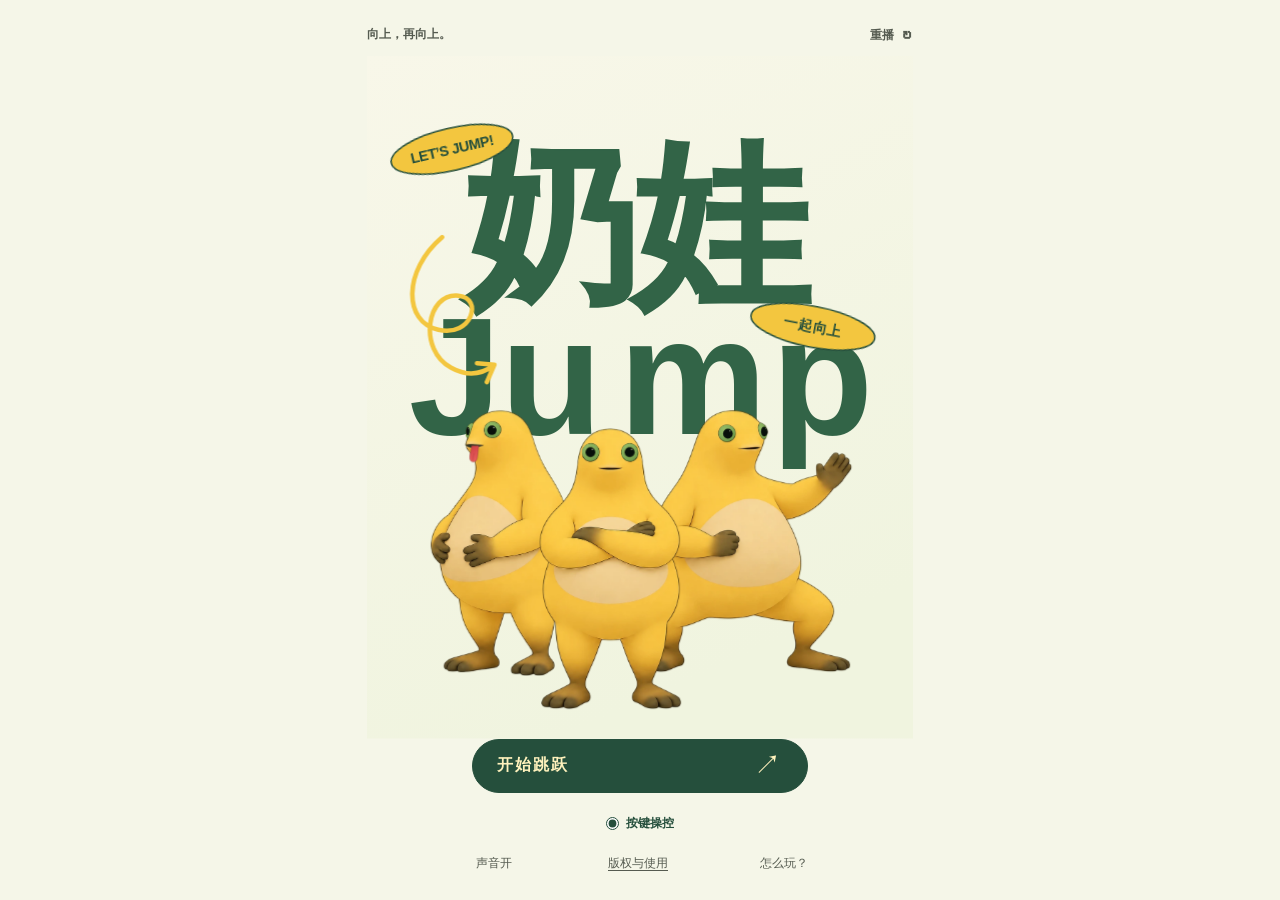
<file: index.html>
<!doctype html>
<html lang="zh-CN">
<head>
  <meta name="naiwa-release" content="f57e94d929e3868a">
  <meta charset="utf-8">
  <meta name="viewport" content="width=device-width,initial-scale=1,viewport-fit=cover">
  <meta name="theme-color" content="#f5f6e8">
  <meta name="description" content="奶娃Jump，向上，再向上。和奶娃一起开始今天的第一跳。">
  <title>奶娃Jump</title>
  <link rel="icon" type="image/svg+xml" href="./releases/f57e94d929e3868a/assets/home/favicon.svg">
  <link rel="stylesheet" href="./releases/f57e94d929e3868a/src/home.bundle.css">
</head>
<body class="home-page">
  <main id="home" class="jump-home" aria-label="奶娃Jump 游戏首页">
    <div class="home-topbar">
      <span id="home-record">向上，再向上。</span>
      <button id="replay" class="home-text-button" type="button" aria-label="重播首页动画">重播 <span aria-hidden="true">↻</span></button>
    </div>
    <section class="poster" aria-label="奶娃Jump 动态海报">
      <h1 class="sr-only">奶娃Jump</h1>
      <svg id="poster-art" viewBox="0 0 720 900" xmlns="http://www.w3.org/2000/svg" role="img" aria-labelledby="poster-title poster-description">
        <title id="poster-title">奶娃Jump</title>
        <desc id="poster-description">绿色大字下，同一个黄色奶娃从左至右做出侧身抱肚、正面抱臂、马步抬掌三个动作，人物造型依据四视图，搭配浅黄绿色背景。</desc>
        <defs>
          <linearGradient id="paper" x1="0" y1="0" x2="0.35" y2="1">
            <stop offset="0" stop-color="#f8f7e9"/><stop offset="1" stop-color="#f0f4df"/>
          </linearGradient>
          <clipPath id="jump-entry-window"><path d="M0 0h720v551H0z"/></clipPath>
        </defs>
        <path fill="url(#paper)" d="M0 0h720v900H0z"/>
        <g class="title-art" fill="#326447" aria-hidden="true">
          <g class="title-letter" data-letter="奶"><text x="125" y="305" class="title-cn">奶</text></g>
          <g class="title-letter" data-letter="娃"><text x="350" y="305" class="title-cn">娃</text></g>
          <g clip-path="url(#jump-entry-window)">
            <g class="title-letter" data-letter="J"><text x="55" y="499" class="title-en">J</text></g>
            <g class="title-letter" data-letter="u"><text x="176" y="499" class="title-en">u</text></g>
            <g class="title-letter" data-letter="m"><text x="332" y="499" class="title-en">m</text></g>
            <g class="title-letter" data-letter="p"><text x="533" y="499" class="title-en">p</text></g>
          </g>
        </g>
        <g class="sticker-wrap sticker-one" aria-hidden="true">
          <g transform="translate(112 123) rotate(-13)">
            <ellipse rx="82" ry="28" fill="#f3c63f" stroke="#254f3c" stroke-width="2"/>
            <text text-anchor="middle" dominant-baseline="central" fill="#254f3c" class="sticker-text">LET’S JUMP!</text>
          </g>
        </g>
        <g class="sticker-wrap sticker-two" aria-hidden="true">
          <g transform="translate(588 357) rotate(11)">
            <ellipse rx="83" ry="27" fill="#f3c63f" stroke="#254f3c" stroke-width="2"/>
            <text text-anchor="middle" dominant-baseline="central" fill="#254f3c" class="sticker-text sticker-chinese">一起向上</text>
          </g>
        </g>
        <g class="direction-mark" fill="none" stroke="#f3c63f" stroke-width="6" stroke-linecap="round" stroke-linejoin="round" aria-hidden="true">
          <path d="M99 239C47 283 48 351 94 361C139 371 153 319 121 316C78 311 67 388 111 411C136 425 155 417 167 408M145 405l23 2-10 23"/>
        </g>
        <g id="mascots" aria-hidden="true">
          <g id="mascot-motion">
            <g transform="translate(84 467) scale(.945945946)"><g class="mascot-slot slot-left" data-character="left" data-visible-width="194.690266"><!-- home-character:left:start --><svg xmlns="http://www.w3.org/2000/svg" width="205.815424" height="370" viewBox="76 57 440 791" data-content-bounds="76 57 440 791" role="img" aria-labelledby="left-title" overflow="hidden">
  <title id="left-title">奶娃 · 侧身抱肚</title>
  <desc>依据人物四视图生成的透明 PNG 人物图层；文字和布局可编辑，人物并非矢量路径。统一可见高度为 370。</desc>

  <defs>
    <radialGradient id="left-eye-iris" cx=".38" cy=".3" r=".78"><stop stop-color="#98bd69"/><stop offset=".6" stop-color="#80ab57"/><stop offset="1" stop-color="#6c9648"/></radialGradient>
    <linearGradient id="left-eye-lid-color" x1="0" y1="0" x2=".2" y2="1"><stop stop-color="#fcd052"/><stop offset="1" stop-color="#f4bf3e"/></linearGradient>
    <clipPath id="left-eye-far-clip"><ellipse rx="10.5" ry="23" transform="rotate(18)"/></clipPath>
    <clipPath id="left-eye-far-visible"><path d="M11.5-22.5C-2.5-22.5-13.8-3.5-11.5 9.5-11 16-9 20-6.5 22.5-3.5 17.5 6.5-10.5 11.5-22.5Z"/></clipPath>
    <clipPath id="left-eye-near-clip"><ellipse rx="24.1" ry="23.8"/></clipPath>
    <linearGradient id="left-tongue-color" x1="0" y1="0" x2=".3" y2="1"><stop stop-color="#cf3f45"/><stop offset="1" stop-color="#e85d5b"/></linearGradient>
    <clipPath id="left-tongue-clip" clipPathUnits="userSpaceOnUse"><rect x="-40" y="0" width="80" height="68"/></clipPath>
  </defs>
  <image href="./releases/f57e94d929e3868a/assets/home/mascot-left.webp" x="76" y="57" width="440" height="791" />
  <g class="mascot-eye" data-eye="left-far" data-rx="10.5" data-ry="23" data-pupil-range="1.5" transform="translate(191.5 117.5)">
    <g clip-path="url(#left-eye-far-visible)"><g clip-path="url(#left-eye-far-clip)">
      <ellipse class="eye-iris" rx="10.5" ry="23" transform="rotate(18)" fill="url(#left-eye-iris)"/>
      <g class="eye-pupil">
        <ellipse cx="-5.3" cy="2" rx="5.4" ry="12.3" fill="#08100a"/>
        <ellipse cx="-3.1399999999999997" cy="-4.888000000000001" rx="1.05" ry="1.1" fill="#f7f8dd" opacity=".7"/>
      </g>
      <g class="eye-lid" transform="translate(0 -26)">
        <path d="M-48-80H48V0Q0 3-48 0Z" fill="url(#left-eye-lid-color)"/>
        <path d="M-48 0Q0 3 48 0" fill="none" stroke="#68643a" stroke-width="1.2" stroke-linecap="round"/>
      </g>
      <path class="eye-crease" d="M-8.925 .5Q0 5 8.925 .5" fill="none" stroke="#847343" stroke-width="1.4" stroke-linecap="round" opacity="0"/>
    </g></g>
  </g>
  <g class="mascot-eye" data-eye="left-near" data-rx="24.1" data-ry="23.8" data-pupil-range="6" transform="translate(259.5 115.5)">
    <g clip-path="url(#left-eye-near-clip)">
      <ellipse class="eye-iris" rx="24.1" ry="23.8" fill="url(#left-eye-iris)"/>
      <g class="eye-pupil">
        <ellipse cx="-1.3" cy="1.3" rx="14.1" ry="14.1" fill="#08100a"/>
        <ellipse cx="4.340000000000001" cy="-6.596000000000001" rx="2.1" ry="1.7" fill="#f7f8dd" opacity=".7"/>
      </g>
      <g class="eye-lid" transform="translate(0 -26.8)">
        <path d="M-48-80H48V0Q0 3-48 0Z" fill="url(#left-eye-lid-color)"/>
        <path d="M-48 0Q0 3 48 0" fill="none" stroke="#68643a" stroke-width="1.2" stroke-linecap="round"/>
      </g>
      <path class="eye-crease" d="M-20.485 .5Q0 5 20.485 .5" fill="none" stroke="#847343" stroke-width="1.4" stroke-linecap="round" opacity="0"/>
    </g>
  </g>
  <!-- The original mouth is at source y=161; this entire expression is hidden until its cue. -->
  <g class="mouth-expression" transform="translate(206 161)" opacity="0">
    <path class="mouth-open" d="M-25 0C-12-1 8-1 24 1 13 6 2 9-9 8-17 7-22 4-25 0Z" fill="#253123"/>
    <g clip-path="url(#left-tongue-clip)">
      <g class="tongue-motion" transform="translate(0 -55)">
        <path d="M-8 2C-9 15-14 27-14 37-14 45-10 50-3 50 4 50 8 45 9 37L13 2Z" fill="url(#left-tongue-color)" stroke="#94383c" stroke-width="1.3" stroke-linejoin="round"/>
        <path d="M-.5 25C-3 32-4.5 38-4 44" fill="none" stroke="#ae3c42" stroke-width="1.2" stroke-linecap="round"/>
      </g>
    </g>
    <path class="mouth-upper-line" d="M-25 0C-12-1 8-1 24 1" fill="none" stroke="#585238" stroke-width="1.5" stroke-linecap="round"/>
  </g>
</svg>
<!-- home-character:left:end --></g></g>
            <g transform="translate(352 467) scale(.932432432)"><g class="mascot-slot slot-right" data-character="right" data-visible-width="287.047244"><!-- home-character:right:start --><svg xmlns="http://www.w3.org/2000/svg" width="307.847769" height="370" viewBox="1114 77 634 762" data-content-bounds="1114 77 634 762" role="img" aria-labelledby="right-title" overflow="hidden">
  <title id="right-title">奶娃 · 马步抬掌</title>
  <desc>依据人物四视图生成的透明 PNG 人物图层；文字和布局可编辑，人物并非矢量路径。统一可见高度为 370。</desc>

  <defs>
    <radialGradient id="right-eye-iris" cx=".38" cy=".3" r=".78"><stop stop-color="#98bd69"/><stop offset=".6" stop-color="#80ab57"/><stop offset="1" stop-color="#6c9648"/></radialGradient>
    <linearGradient id="right-eye-lid-color" x1="0" y1="0" x2=".2" y2="1"><stop stop-color="#fcd052"/><stop offset="1" stop-color="#f4bf3e"/></linearGradient>
    <clipPath id="right-eye-near-clip"><ellipse rx="24.3" ry="23.8"/></clipPath>
    <clipPath id="right-eye-far-clip"><ellipse rx="12" ry="24" transform="rotate(-16)"/></clipPath>
    <clipPath id="right-eye-far-visible"><path d="M-8.4-24.3C3.6-23.3 13.6-6.3 13.6 3.7 13.6 12.7 8.6 20.7 3.6 22.7-6.4 17.7-14.4-3.3-13.4-13.3-13.4-19.3-11.4-22.3-8.4-24.3Z"/></clipPath>
  </defs>
  <image href="./releases/f57e94d929e3868a/assets/home/mascot-right.webp" x="1114" y="77" width="634" height="762" />
  <g class="mascot-eye" data-eye="right-near" data-rx="24.3" data-ry="23.8" data-pupil-range="4" transform="translate(1384.5 144)">
    <g clip-path="url(#right-eye-near-clip)">
      <ellipse class="eye-iris" rx="24.3" ry="23.8" fill="url(#right-eye-iris)"/>
      <g class="eye-pupil">
        <ellipse cx="3.2" cy="1.6" rx="14.1" ry="14.4" fill="#08100a"/>
        <ellipse cx="8.84" cy="-6.464000000000002" rx="2.1" ry="1.7" fill="#f7f8dd" opacity=".7"/>
      </g>
      <g class="eye-lid" transform="translate(0 -26.8)">
        <path d="M-48-80H48V0Q0 3-48 0Z" fill="url(#right-eye-lid-color)"/>
        <path d="M-48 0Q0 3 48 0" fill="none" stroke="#68643a" stroke-width="1.2" stroke-linecap="round"/>
      </g>
      <path class="eye-crease" d="M-20.655 .5Q0 5 20.655 .5" fill="none" stroke="#847343" stroke-width="1.4" stroke-linecap="round" opacity="0"/>
    </g>
  </g>
  <g class="mascot-eye" data-eye="right-far" data-rx="12" data-ry="24" data-pupil-range="1.2" transform="translate(1489.4 138.3)">
    <g clip-path="url(#right-eye-far-visible)"><g clip-path="url(#right-eye-far-clip)">
      <ellipse class="eye-iris" rx="12" ry="24" transform="rotate(-16)" fill="url(#right-eye-iris)"/>
      <g class="eye-pupil">
        <ellipse cx="4.2" cy="0.7" rx="9.3" ry="14.2" fill="#08100a"/>
        <ellipse cx="7.920000000000001" cy="-7.252" rx="1.05" ry="1.1" fill="#f7f8dd" opacity=".7"/>
      </g>
      <g class="eye-lid" transform="translate(0 -27)">
        <path d="M-48-80H48V0Q0 3-48 0Z" fill="url(#right-eye-lid-color)"/>
        <path d="M-48 0Q0 3 48 0" fill="none" stroke="#68643a" stroke-width="1.2" stroke-linecap="round"/>
      </g>
      <path class="eye-crease" d="M-10.2 .5Q0 5 10.2 .5" fill="none" stroke="#847343" stroke-width="1.4" stroke-linecap="round" opacity="0"/>
    </g></g>
  </g>
</svg>
<!-- home-character:right:end --></g></g>
            <g transform="translate(227 491)"><g class="mascot-slot slot-center" data-character="center" data-visible-width="187.121019"><!-- home-character:center:start --><svg xmlns="http://www.w3.org/2000/svg" width="187.121019" height="370" viewBox="634 58 397 785" data-content-bounds="634 58 397 785" role="img" aria-labelledby="center-title" overflow="hidden">
  <title id="center-title">奶娃 · 正面抱臂</title>
  <desc>依据人物四视图生成的透明 PNG 人物图层；文字和布局可编辑，人物并非矢量路径。统一可见高度为 370。</desc>

  <defs>
    <radialGradient id="center-eye-iris" cx=".38" cy=".3" r=".78"><stop stop-color="#98bd69"/><stop offset=".6" stop-color="#80ab57"/><stop offset="1" stop-color="#6c9648"/></radialGradient>
    <linearGradient id="center-eye-lid-color" x1="0" y1="0" x2=".2" y2="1"><stop stop-color="#fcd052"/><stop offset="1" stop-color="#f4bf3e"/></linearGradient>
    <clipPath id="center-eye-left-clip"><ellipse rx="23.4" ry="24.5"/></clipPath>
    <clipPath id="center-eye-right-clip"><ellipse rx="23.4" ry="24.5"/></clipPath>
  </defs>
  <image href="./releases/f57e94d929e3868a/assets/home/mascot-center.webp" x="634" y="58" width="397" height="785" />
  <g class="mascot-eye" data-eye="center-left" data-rx="23.4" data-ry="24.5" data-pupil-range="6" transform="translate(777.5 124.5)">
    <g clip-path="url(#center-eye-left-clip)">
      <ellipse class="eye-iris" rx="23.4" ry="24.5" fill="url(#center-eye-iris)"/>
      <g class="eye-pupil">
        <ellipse cx="0" cy="2.6" rx="13.8" ry="14.2" fill="#08100a"/>
        <ellipse cx="5.5200000000000005" cy="-5.352" rx="2.1" ry="1.7" fill="#f7f8dd" opacity=".7"/>
      </g>
      <g class="eye-lid" transform="translate(0 -27.5)">
        <path d="M-48-80H48V0Q0 3-48 0Z" fill="url(#center-eye-lid-color)"/>
        <path d="M-48 0Q0 3 48 0" fill="none" stroke="#68643a" stroke-width="1.2" stroke-linecap="round"/>
      </g>
      <path class="eye-crease" d="M-19.89 .5Q0 5 19.89 .5" fill="none" stroke="#847343" stroke-width="1.4" stroke-linecap="round" opacity="0"/>
    </g>
  </g>
  <g class="mascot-eye" data-eye="center-right" data-rx="23.4" data-ry="24.5" data-pupil-range="6" transform="translate(887 124.5)">
    <g clip-path="url(#center-eye-right-clip)">
      <ellipse class="eye-iris" rx="23.4" ry="24.5" fill="url(#center-eye-iris)"/>
      <g class="eye-pupil">
        <ellipse cx="0.2" cy="2.6" rx="14.1" ry="14.2" fill="#08100a"/>
        <ellipse cx="5.840000000000001" cy="-5.352" rx="2.1" ry="1.7" fill="#f7f8dd" opacity=".7"/>
      </g>
      <g class="eye-lid" transform="translate(0 -27.5)">
        <path d="M-48-80H48V0Q0 3-48 0Z" fill="url(#center-eye-lid-color)"/>
        <path d="M-48 0Q0 3 48 0" fill="none" stroke="#68643a" stroke-width="1.2" stroke-linecap="round"/>
      </g>
      <path class="eye-crease" d="M-19.89 .5Q0 5 19.89 .5" fill="none" stroke="#847343" stroke-width="1.4" stroke-linecap="round" opacity="0"/>
    </g>
  </g>
</svg>
<!-- home-character:center:end --></g></g>
          </g>
        </g>
      </svg>
      <div id="art-error" class="home-error" role="status" hidden>部分角色图片暂未加载。<button id="retry-art" class="home-text-button" type="button">重新加载</button></div>
    </section>
    <div class="home-actions">
      <button id="start-jump" class="home-start" type="button"><span>开始跳跃</span><span aria-hidden="true">↗</span></button>
      <fieldset class="home-modes" aria-label="选择操控方式">
        <legend class="sr-only">选择操控方式</legend>
        <label><input type="radio" name="home-mode" value="buttons" checked><span>按键操控</span></label>
        <!-- Tilt entry is retained for later development; restore hidden/disabled together. -->
        <label hidden><input type="radio" name="home-mode" value="tilt" disabled><span>倾斜操控</span></label>
      </fieldset>
      <div class="home-bottom">
        <button id="sound-toggle" class="home-text-button" type="button" aria-pressed="true">声音开</button>
        <a class="home-text-button" href="./copyright.html" style="display:inline-flex;align-items:center;text-underline-offset:3px">版权与使用</a>
        <button id="how-to" class="home-text-button" type="button" aria-expanded="false" aria-controls="home-help">怎么玩？</button>
      </div>
      <p id="home-help" class="home-help" hidden>奶娃会自动跳跃。电脑用 A / D 或左右方向键；手机按住左右按钮。</p>
      <p id="home-status" class="home-status" role="status" aria-live="polite"></p>
    </div>
  </main>
  <section id="game-shell" class="home-game-shell" aria-label="奶娃跳跃游戏" hidden>
    <div id="game-host" hidden></div>
    <button id="game-back" class="home-game-back" type="button">返回首页</button>
  </section>
  <noscript><p class="home-noscript">请启用 JavaScript 以播放动画和开始游戏。</p></noscript>
  <script type="module" src="./releases/f57e94d929e3868a/src/home.bundle.js"></script>
</body>
</html>
</file>
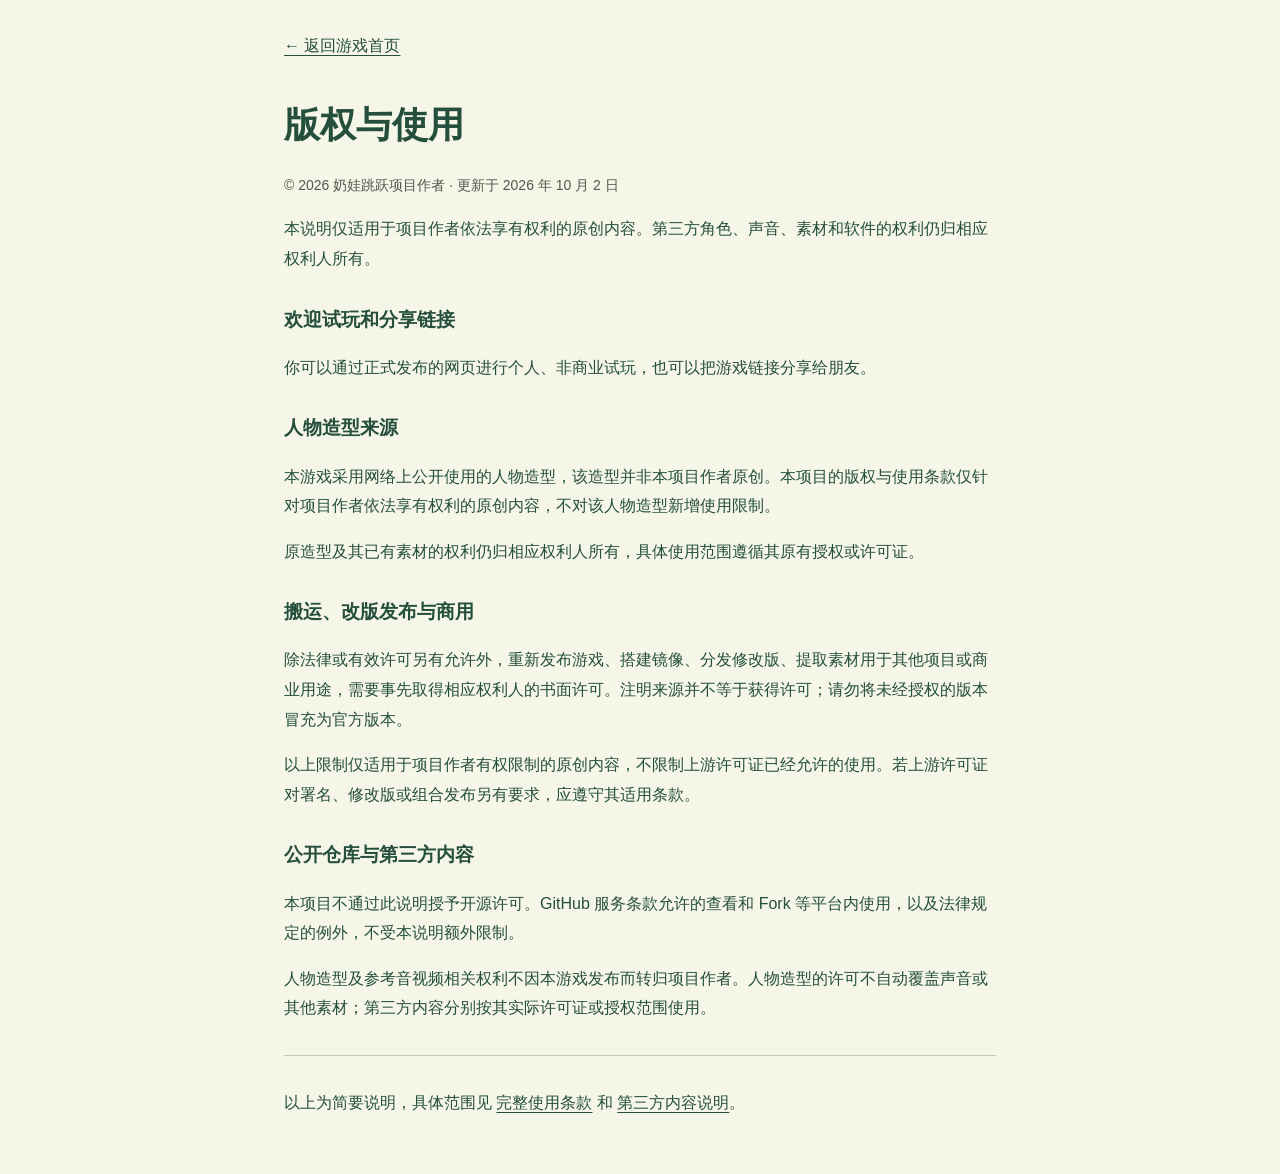
<file: copyright.html>
<!doctype html>
<html lang="zh-CN">
<head>
  <meta charset="utf-8">
  <meta name="viewport" content="width=device-width,initial-scale=1,viewport-fit=cover">
  <meta name="theme-color" content="#f5f6e8">
  <title>版权与使用 · 奶娃跳跃</title>
  <style>
    :root { color-scheme: light; }
    * { box-sizing: border-box; }
    body { margin: 0; background: #f5f6e8; color: #254f3c; font: 16px/1.85 "Microsoft YaHei", "PingFang SC", sans-serif; }
    main { max-width: 760px; margin: auto; padding: max(24px, env(safe-area-inset-top)) 24px max(40px, env(safe-area-inset-bottom)); }
    h1 { margin: 24px 0 8px; font-size: clamp(26px, 5vw, 36px); }
    h2 { margin-top: 28px; font-size: 19px; }
    a { color: #254f3c; text-underline-offset: 4px; overflow-wrap: anywhere; }
    a:focus-visible { outline: 2px solid #326447; outline-offset: 5px; }
    .back { display: inline-flex; align-items: center; min-height: 44px; }
    .meta { font-size: 14px; color: #52584d; }
    footer { margin-top: 32px; padding-top: 16px; border-top: 1px solid #bdc9b9; }
  </style>
</head>
<body>
  <main>
    <a class="back" href="./index.html">← 返回游戏首页</a>
    <h1>版权与使用</h1>
    <p class="meta">© 2026 奶娃跳跃项目作者 · 更新于 2026 年 10 月 2 日</p>
    <p>本说明仅适用于项目作者依法享有权利的原创内容。第三方角色、声音、素材和软件的权利仍归相应权利人所有。</p>
    <h2>欢迎试玩和分享链接</h2>
    <p>你可以通过正式发布的网页进行个人、非商业试玩，也可以把游戏链接分享给朋友。</p>
    <h2>人物造型来源</h2>
    <p>本游戏采用网络上公开使用的人物造型，该造型并非本项目作者原创。本项目的版权与使用条款仅针对项目作者依法享有权利的原创内容，不对该人物造型新增使用限制。</p>
    <p>原造型及其已有素材的权利仍归相应权利人所有，具体使用范围遵循其原有授权或许可证。</p>
    <h2>搬运、改版发布与商用</h2>
    <p>除法律或有效许可另有允许外，重新发布游戏、搭建镜像、分发修改版、提取素材用于其他项目或商业用途，需要事先取得相应权利人的书面许可。注明来源并不等于获得许可；请勿将未经授权的版本冒充为官方版本。</p>
    <p>以上限制仅适用于项目作者有权限制的原创内容，不限制上游许可证已经允许的使用。若上游许可证对署名、修改版或组合发布另有要求，应遵守其适用条款。</p>
    <h2>公开仓库与第三方内容</h2>
    <p>本项目不通过此说明授予开源许可。GitHub 服务条款允许的查看和 Fork 等平台内使用，以及法律规定的例外，不受本说明额外限制。</p>
    <p>人物造型及参考音视频相关权利不因本游戏发布而转归项目作者。人物造型的许可不自动覆盖声音或其他素材；第三方内容分别按其实际许可证或授权范围使用。</p>
    <footer>
      <p>以上为简要说明，具体范围见 <a href="./LICENSE.txt">完整使用条款</a> 和 <a href="./THIRD_PARTY_NOTICES.txt">第三方内容说明</a>。</p>
    </footer>
  </main>
</body>
</html>
</file>
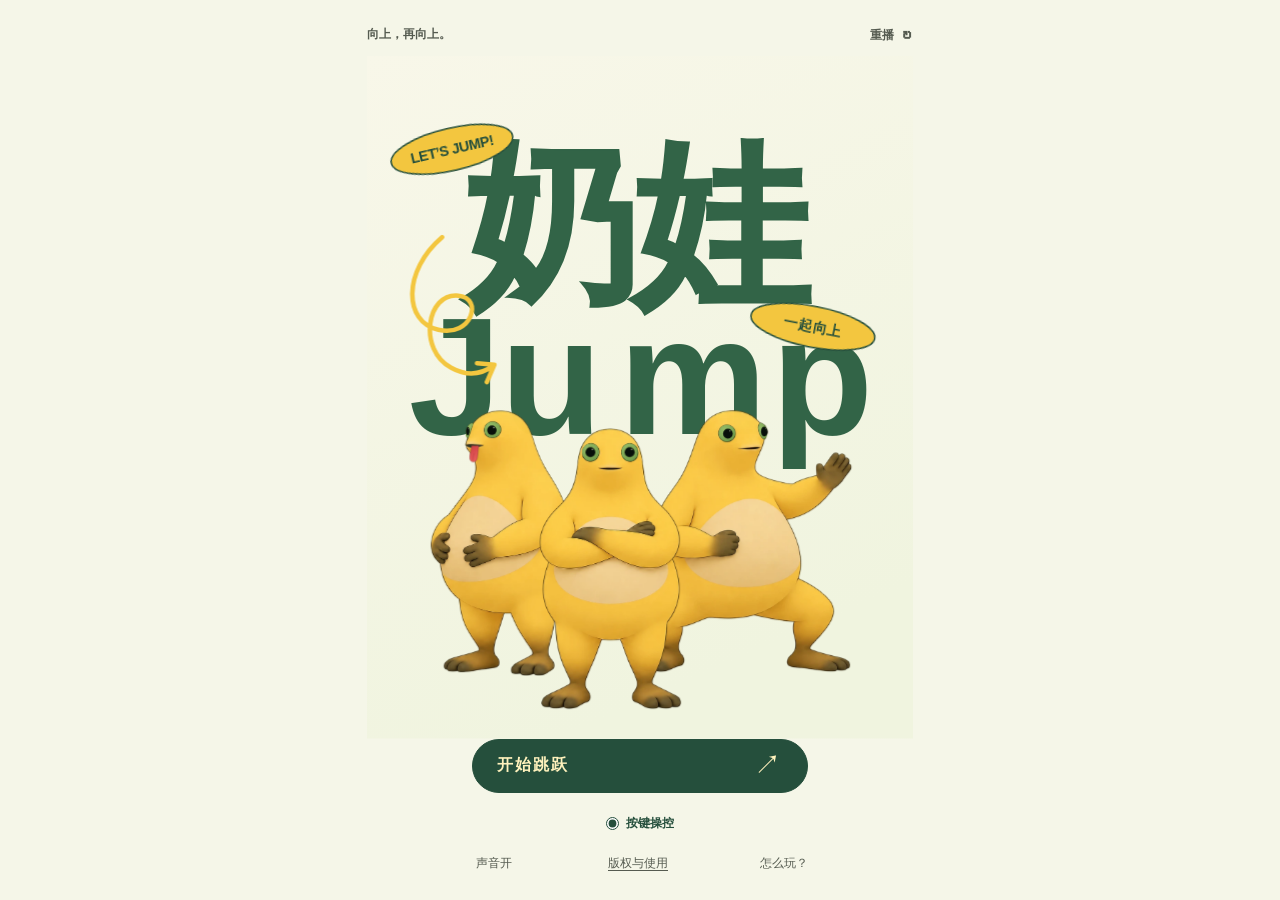
<file: play.html>
<!doctype html>
<html lang="zh-CN">
<head>
  <meta name="naiwa-release" content="f57e94d929e3868a">
  <meta charset="UTF-8">
  <meta name="viewport" content="width=device-width, initial-scale=1, viewport-fit=cover">
  <meta name="theme-color" content="#f5f6e8">
  <meta name="description" content="奶娃Jump，向上，再向上。">
  <title>奶娃Jump</title>
  <link rel="icon" type="image/svg+xml" href="./releases/f57e94d929e3868a/assets/home/favicon.svg">
</head>
<body>
  <p>正在进入奶娃Jump… <a href="./index.html">打开游戏首页</a></p>
  <noscript><p>请启用 JavaScript 以播放首页动画和开始游戏。</p></noscript>
  <script type="module" src="./releases/f57e94d929e3868a/src/entry-redirect.js"></script>
</body>
</html>
</file>
<file: releases/f57e94d929e3868a/src/home.bundle.css>
@charset "UTF-8";.naiwa{font-family:Microsoft YaHei,PingFang SC,system-ui,sans-serif;font-synthesis:none;font-size:16px;font-weight:400;-webkit-tap-highlight-color:transparent}.naiwa,.naiwa *{box-sizing:border-box}.naiwa button,.naiwa input{font:inherit}.naiwa button{cursor:pointer;touch-action:manipulation;user-select:none;-webkit-user-select:none;-webkit-touch-callout:none}.naiwa button:disabled{cursor:default;opacity:.55}.naiwa button:focus-visible,.naiwa input:focus-visible{outline:3px solid #d58348;outline-offset:3px}.naiwa button:active:not(:disabled){transform:translateY(2px)}.naiwa[hidden],.naiwa [hidden]{display:none!important}.naiwa .build-version{margin:14px 0 0;text-align:center;font-size:11px;line-height:1.5;color:#738b79}.naiwa{width:min(100%,430px);height:100dvh;max-height:920px;outline:none;position:relative;color:#263f3d}.naiwa .game-frame{height:100%;display:flex;flex-direction:column;overflow:hidden;background:#f8f6e9;position:relative}.naiwa .brand-bar{height:58px;min-height:58px;padding:0 22px;display:flex;align-items:center;justify-content:space-between;border-bottom:1px solid #263f3d18;background:#faf8ed;z-index:1}.naiwa .wordmark{font-size:19px;letter-spacing:2px;font-weight:900;display:flex;align-items:center;gap:8px}.naiwa .brand-star{font-size:27px;line-height:1;color:#ad653d}.naiwa .edition{font-size:10px;letter-spacing:2px;color:#708078}.naiwa .playfield{position:relative;flex:1;min-height:0;overflow:hidden}.naiwa .playfield canvas{display:block;width:100%;height:100%;touch-action:none}.naiwa .hud{position:absolute;inset:20px 22px auto;display:flex;justify-content:space-between;pointer-events:none}.naiwa .height{display:flex;flex-direction:column}.naiwa .height>span{font-size:10px;letter-spacing:2px;color:#6e8478}.naiwa .height strong{font-family:ui-rounded,Arial Rounded MT Bold,system-ui,sans-serif;font-size:38px;line-height:1.2;letter-spacing:-1.8px;font-weight:850;font-variant-numeric:tabular-nums}.naiwa .height .difficulty-label{margin-top:3px;font-size:10px;letter-spacing:1px;font-weight:700;color:#526e52}.naiwa .height .difficulty-label[data-stage="2"]{color:#926221}.naiwa .height .difficulty-label[data-stage="3"],.naiwa .height .difficulty-label[data-stage="4"]{color:#a04b44}.naiwa .height small{font-size:15px;letter-spacing:0;margin-left:5px;color:#6e8478;font-weight:500}.naiwa .pause-button{pointer-events:auto;border:1.5px solid #263f3d;background:#fffdf1dd;color:#263f3d;border-radius:50%;height:44px;width:44px;font-size:22px;font-weight:700;box-shadow:0 3px #263f3d12}.naiwa .control-bar{min-height:94px;padding:14px 22px max(14px,env(safe-area-inset-bottom));display:flex;justify-content:space-between;align-items:center;border-top:1px solid #263f3d1a;background:#faf8ed;gap:10px}.naiwa .direction-button{width:86px;height:61px;flex-shrink:0;border:1.5px solid #263f3d;border-radius:18px;background:#fffdf1;box-shadow:0 4px #bdc9b5;font-size:34px;line-height:1;color:#263f3d;touch-action:none;transition:background 70ms,box-shadow 70ms}.naiwa .direction-button.held{background:#f6d75d;box-shadow:none}.naiwa .direction-button:disabled{opacity:.28}.naiwa .control-caption{text-align:center;line-height:1.8;white-space:nowrap}.naiwa .control-caption strong{display:block;font-size:12px;letter-spacing:2px}.naiwa .control-caption span{font-size:10px;color:#7a887b}.naiwa .control-bar[data-mode=tilt] [data-direction]{display:none}.naiwa .control-bar[data-mode=tilt]{justify-content:center}.naiwa .overlay{position:absolute;inset:0;background:#f4f5eacd;display:flex;align-items:center;justify-content:center;padding:18px;overflow:auto;overscroll-behavior:contain;z-index:5}.naiwa .panel{width:100%;max-width:355px;max-height:100%;overflow:auto;padding:25px 22px;background:#fffdf3;border:1.5px solid #263f3d;border-radius:23px;box-shadow:0 7px #263f3d12;scrollbar-width:thin}.naiwa .panel-kicker{font-size:11px;letter-spacing:2px;margin:0 0 10px;color:#798775}.naiwa .panel h1,.naiwa .panel h2{font-size:26px;line-height:1.35;letter-spacing:-1px;margin:0 0 9px;font-weight:850}.naiwa .panel-intro{font-size:12px;line-height:1.7;color:#748275;margin:0 0 23px}.naiwa .mode-options{display:grid;gap:10px;margin:18px 0 20px}.naiwa .mode-card{width:100%;display:grid;grid-template-columns:29px 1fr 17px;gap:10px;align-items:center;text-align:left;background:transparent;color:#263f3d;border:1.5px solid #d9dfcc;border-radius:13px;padding:14px 12px;min-height:86px}.naiwa .mode-card.selected{background:#f0f3de;border-color:#4b6650;box-shadow:inset 0 0 0 .5px #4b6650}.naiwa .mode-card strong{display:block;font-size:14px;margin-bottom:5px}.naiwa .mode-card small{display:block;font-size:11px;line-height:1.65;color:#6b7b6d}.naiwa .mode-symbol{font-size:30px;color:#526e52}.naiwa .mode-symbol.arrows{font-size:32px}.naiwa .selection{width:17px;height:17px;border:1px solid #a7b69d;border-radius:50%;font-size:12px;line-height:16px;text-align:center}.naiwa .selected .selection{background:#526e52;border-color:#526e52;color:#fffdf1}.naiwa .primary{width:100%;padding:16px 17px;min-height:52px;display:flex;justify-content:space-between;align-items:center;border:1.5px solid #263f3d;border-radius:12px;background:#f6d75d;color:#263f3d;font-size:15px;font-weight:750;box-shadow:0 4px #d9bc4b;gap:8px}.naiwa .primary>span{font-size:20px;line-height:1}.naiwa .best-line{font-size:11px;color:#7a887b;display:flex;justify-content:center;gap:10px;margin:19px 0 0}.naiwa .best-line strong{font-weight:700;color:#526951}.naiwa .button-row{display:flex;gap:9px;margin-top:15px}.naiwa .secondary{padding:12px 8px;min-height:44px;flex:1;border:1px solid #d9dfcc;background:transparent;border-radius:11px;color:#526951;font-size:12px}.naiwa .secondary.full{width:100%;margin-top:14px}.naiwa .notice{font-size:12px;line-height:1.7;padding:10px 12px;background:#edf1e0;border-radius:9px;margin:10px 0 16px;overflow-wrap:anywhere}.naiwa .notice.error{background:#f8e8e1;color:#78452e}.naiwa .text-button{background:none;border:0;padding:8px 0;color:#526951;text-decoration:underline;text-underline-offset:3px;font-size:12px;min-height:40px;display:block}.naiwa .notice.error .text-button{color:#78452e;font-weight:700}.naiwa .sound-settings{display:flex;gap:25px;margin:12px 0 21px}.naiwa .sound-settings label{position:relative;font-size:12px;display:flex;gap:10px;align-items:center;cursor:pointer;min-height:32px}.naiwa .sound-settings input{position:absolute;right:0;width:35px;height:24px;opacity:0;cursor:pointer}.naiwa .switch{width:34px;height:20px;border-radius:15px;background:#d9dfcc;padding:3px;pointer-events:none}.naiwa .switch:before{content:"";display:block;width:14px;height:14px;border-radius:50%;background:#fffdf3}.naiwa .sound-settings input:checked+.switch{background:#526e52}.naiwa .sound-settings input:checked+.switch:before{transform:translate(14px)}.naiwa .sound-settings input:focus-visible+.switch{outline:3px solid #d58348;outline-offset:3px}.naiwa .setting-label{display:flex;justify-content:space-between;font-size:12px}.naiwa .tilt-settings input{width:100%;accent-color:#526e52;font-size:16px;height:30px}.naiwa .tilt-settings .text-button{padding-top:0}.naiwa .result-label{font-size:12px;margin:25px 0 0;color:#748275}.naiwa .result-score{font-family:ui-rounded,system-ui,sans-serif;font-weight:850;font-size:76px;line-height:1.3;letter-spacing:-4px;font-variant-numeric:tabular-nums}.naiwa .result-score span{font-size:22px;letter-spacing:0;margin-left:8px;font-weight:500;color:#748275}.naiwa .result-best{display:flex;justify-content:space-between;font-size:12px;color:#748275;padding:13px 0 22px;margin:0 0 12px;border-bottom:1px dashed #c9d1bc}.naiwa .result-best strong{color:#526951}.naiwa .hint{position:absolute;bottom:26px;left:50%;transform:translate(-50%);white-space:nowrap;font-size:12px;line-height:1.6;background:#263f3dee;color:#fffdf1;padding:11px 17px;border-radius:30px;pointer-events:none;z-index:3;max-width:calc(100% - 22px)}.naiwa .orientation-cover{position:absolute;inset:0;z-index:20;background:#f9f7e9;display:flex;flex-direction:column;justify-content:center;align-items:center;text-align:center;padding:20px}.naiwa .orientation-cover>span{font-size:55px}.naiwa .orientation-cover h2{font-size:22px;margin:10px 0}.naiwa .orientation-cover p{font-size:13px;color:#748275;line-height:1.8}.naiwa .height{background:#f7f8edef;border-radius:13px;padding:9px 12px;margin:-9px -12px 0;box-shadow:0 1px #263f3d09}@media(hover:hover)and (pointer:fine){.naiwa .mode-card:hover,.naiwa .secondary:hover{background:#f0f3de}.naiwa .primary:hover{background:#ffe375}.naiwa .pause-button:hover{background:#f6d75d}}@media(min-width:600px)and (min-height:760px){.naiwa{height:calc(100dvh - 48px);max-height:870px}.naiwa .game-frame{border-radius:24px;border:1px solid #ffffff38;box-shadow:0 22px 70px #0e201f66}}@media(pointer:coarse){.naiwa .brand-bar{height:calc(51px + env(safe-area-inset-top));min-height:calc(51px + env(safe-area-inset-top));padding-top:env(safe-area-inset-top)}.naiwa{max-height:none}.naiwa .game-frame{border-radius:0}}@media(max-height:700px){.naiwa .brand-bar{height:45px;min-height:45px}.naiwa .control-bar{min-height:76px;padding-top:9px;padding-bottom:max(9px,env(safe-area-inset-bottom))}.naiwa .direction-button{height:51px;width:76px}.naiwa .panel{padding:18px}.naiwa .mode-options{margin:12px 0;gap:7px}.naiwa .mode-card{padding:10px;min-height:71px}.naiwa .panel-intro{margin-bottom:14px}.naiwa .panel h1,.naiwa .panel h2{font-size:23px}.naiwa .panel-kicker{margin-bottom:6px}.naiwa .primary{padding:12px;min-height:47px}.naiwa .sound-settings{margin:7px 0 12px}}@media(prefers-reduced-motion:reduce){.naiwa *,.naiwa *:before,.naiwa *:after{transition:none!important;scroll-behavior:auto!important}}.naiwa .result-character{display:block;width:66px;height:88px;object-fit:contain;margin:-10px auto -8px}.naiwa{--world-accent: #acc09b;color:#194734}.naiwa .game-frame{background:#f8f7ec}.naiwa button:focus-visible,.naiwa input:focus-visible,.naiwa .sound-settings input:focus-visible+.switch{outline-color:#c59327}.naiwa .brand-bar{height:48px;min-height:48px;padding:0 18px;background:#faf9ef;color:#194734;border-bottom:1px solid #31534010}.naiwa .wordmark{font-size:18px;letter-spacing:.5px;gap:7px}.naiwa .brand-star{font-size:22px;color:#c9a741}.naiwa .edition{color:#617367;font-size:10px;letter-spacing:1px}.naiwa .hud{inset:14px 16px auto;align-items:flex-start}.naiwa .height{position:relative;margin:0;padding:8px 11px 9px;min-width:108px;background:#fcfbf0f5;color:#194734;border:1px solid #fffef7b3;border-radius:13px;box-shadow:0 3px 12px #2544300c}.naiwa .height>span:first-child{position:absolute;width:1px;height:1px;overflow:hidden;clip-path:inset(50%);white-space:nowrap}.naiwa .height strong{font-size:30px;line-height:1.1;letter-spacing:-1px}.naiwa .height small{color:#194734;font-size:15px;font-weight:700;margin-left:4px}.naiwa .height .world-label{margin-top:4px;color:#314c3d;font-size:11px;line-height:1.25;letter-spacing:.5px;font-weight:700}.naiwa .height .difficulty-label,.naiwa .height .difficulty-label[data-stage]{margin-top:4px;color:#5f7165;font-size:9px;line-height:1.25;font-weight:400;letter-spacing:.5px}.naiwa .height .difficulty-label:before{content:"难度 · "}.naiwa .world-stops{display:flex;align-items:center;gap:4px;margin-top:5px}.naiwa .world-stops i{display:block;width:8px;height:3px;border-radius:2px;background:#dbe1d2}.naiwa .world-stops i.reached{background:#708d69}.naiwa .world-stops i.current{width:15px;background:#24523e}.naiwa .pause-button{display:grid;place-items:center;position:relative;padding:0;background:#214e3e;color:#faf9eb;border:1.5px solid #fffef0;border-radius:50%;height:44px;width:44px;line-height:1;font-size:0;box-shadow:0 2px 9px #1b382b1a}.naiwa .pause-button:before,.naiwa .pause-button:after{content:"";position:absolute;top:50%;transform:translateY(-50%);width:5px;height:18px;border-radius:3px;background:currentColor}.naiwa .pause-button:before{left:13px}.naiwa .pause-button:after{right:13px}.naiwa .control-bar{min-height:86px;padding:12px 18px max(12px,env(safe-area-inset-bottom));gap:8px;color:#254638;border-top:1px solid #31534010;background:#faf9ef}.naiwa .control-caption{min-width:0;line-height:1.7}.naiwa .control-caption strong{font-size:12px;letter-spacing:.5px}.naiwa .control-caption span{color:#657468;font-size:9px}.naiwa .direction-button{width:86px;height:56px;border:1px solid #174332;border-radius:999px;background:#214e3e;color:#faf9eb;font-size:34px;font-weight:500;box-shadow:0 2px 5px #2444340d}.naiwa .direction-button.held{background:#3a7056;box-shadow:inset 0 1px 3px #17362824}.naiwa .direction-button:active:not(:disabled){transform:none}.naiwa .direction-button:disabled{opacity:.35}.naiwa .overlay{background:#ecf0e3bd}.naiwa .panel{background:#fcfbf1;border:1px solid #b8c6b7;border-radius:23px;box-shadow:0 14px 36px #263f3d1a}.naiwa .panel-kicker,.naiwa .panel-intro,.naiwa .build-version{color:#676}.naiwa .primary{background:#214e3e;border-color:#214e3e;border-radius:999px;color:#faf9eb;box-shadow:0 2px 5px #24443412}.naiwa .mode-card.selected{background:#eef2e2;border-color:#52765c;box-shadow:inset 0 0 0 .5px #52765c}.naiwa .hint{background:#214e3ef2;border:1px solid #f6f5e93d;border-radius:999px;color:#faf9eb;box-shadow:0 3px 12px #1839271a}.naiwa .orientation-cover{background:#faf9ef}@media(hover:hover)and (pointer:fine){.naiwa .primary:hover,.naiwa .pause-button:hover,.naiwa .direction-button:hover{background:#32634b}.naiwa .direction-button.held:hover{background:#3a7056}}@media(min-width:600px)and (min-height:760px){.naiwa .game-frame{border-color:#dce2d5;box-shadow:0 18px 55px #30513b1c}}@media(pointer:coarse){.naiwa .brand-bar{height:calc(48px + env(safe-area-inset-top));min-height:calc(48px + env(safe-area-inset-top));padding-top:env(safe-area-inset-top)}}@media(max-width:360px){.naiwa .brand-bar{padding-right:14px;padding-left:14px}.naiwa .control-bar{padding-right:14px;padding-left:14px;gap:7px}.naiwa .direction-button{width:72px}.naiwa .control-caption strong{font-size:11px}}@media(max-height:700px){.naiwa .brand-bar{height:calc(42px + env(safe-area-inset-top));min-height:calc(42px + env(safe-area-inset-top))}.naiwa .control-bar{min-height:74px;padding-top:9px;padding-bottom:max(9px,env(safe-area-inset-bottom))}.naiwa .direction-button{height:52px}.naiwa .hud{inset:10px 13px auto}.naiwa .height{min-width:101px;padding:7px 10px}.naiwa .height strong{font-size:26px}.naiwa .height .difficulty-label{display:block}.naiwa .world-stops{margin-top:4px}}@media(any-pointer:coarse){.naiwa .control-bar[data-mode=buttons]{display:grid;grid-template-columns:minmax(88px,1fr) 88px minmax(88px,1fr);gap:8px;padding-right:max(12px,env(safe-area-inset-right));padding-left:max(12px,env(safe-area-inset-left))}.naiwa .direction-button{width:100%;height:64px}.naiwa .control-caption span{display:block;white-space:normal;line-height:1.4}}.naiwa{--ease-out: cubic-bezier(.23, 1, .32, 1)}.naiwa[data-view=dying] .control-bar{visibility:hidden}.naiwa[data-view=over] .overlay{padding:22px;background:#eff2e6e6;animation:result-fade .2s ease both}.naiwa .result-panel{max-width:354px;padding:24px;border:1px solid #b2c1a7;border-radius:26px;background:#fcfbef;box-shadow:0 8px #32513e0a,0 18px 44px #1e453320;animation:result-enter .24s var(--ease-out) both}.naiwa .result-hero{display:grid;grid-template-columns:1fr 126px;align-items:center;min-height:130px;margin-bottom:13px}.naiwa .result-heading{position:relative;z-index:1}.naiwa .result-panel .panel-kicker{margin:0 0 10px;color:#688064;font-family:Arial,sans-serif;font-size:10px;font-weight:700;letter-spacing:2.5px}.naiwa .result-panel h2{margin:0;font-size:33px;line-height:1.15;letter-spacing:-.8px;color:#254f3c}.naiwa .result-heading h2>span{display:block}.naiwa .result-portrait{position:relative;height:130px;isolation:auto}.naiwa .result-portrait:before{content:"";position:absolute;z-index:-1;inset:15px -3px 5px 4px;border-radius:47% 53% 42% 58%;background:#e6ecc2;transform:rotate(-9deg)}.naiwa .result-panel .result-character{position:absolute;inset:auto 0 0 auto;width:126px;height:140px;margin:0;object-fit:contain;mix-blend-mode:multiply}.naiwa .result-panel .result-sad{width:116px;height:132px;right:4px;bottom:2px;object-fit:cover}.naiwa .result-panel[data-result=regular] .result-portrait:before{content:none}.naiwa .result-panel[data-result=record] .result-portrait:before{background:#f1e8b5}.naiwa .result-panel .result-laugh,.naiwa .result-panel .result-poster{width:154px;height:154px;right:-12px;bottom:0;mix-blend-mode:normal;pointer-events:none}.naiwa .result-spark{position:absolute;top:4px;right:0;color:#b4932f;font-size:26px;line-height:1;transform:rotate(12deg)}.naiwa .result-stats{padding-top:13px;border-top:1px dashed #c7ceb6;animation:result-enter .2s var(--ease-out) 40ms both}.naiwa .result-score-heading{display:flex;align-items:center;justify-content:space-between;gap:8px;min-height:23px}.naiwa .result-panel .result-label{margin:0;font-size:12px;color:#60745f}.naiwa .result-record{display:inline-flex;align-items:center;gap:4px;padding:3px 8px;border-radius:999px;background:#f3d46b;color:#455328;font-size:10px;font-weight:700;line-height:1.5;white-space:nowrap}.naiwa .result-panel .result-score{display:flex;align-items:baseline;font-family:Arial Rounded MT Bold,Arial,sans-serif;font-size:clamp(56px,18vw,78px);font-weight:800;line-height:1.12;letter-spacing:-3.8px;color:#254f3c}.naiwa .result-panel .result-score>span{margin-left:7px;color:#61775f;font-size:20px;font-weight:500;letter-spacing:0}.naiwa .result-panel .result-best{display:flex;align-items:center;justify-content:space-between;gap:12px;min-height:42px;margin:5px 0 0;padding:7px 0;border:0;font-size:12px;color:#60745f}.naiwa .result-panel .result-best strong{color:#254f3c;font-size:17px;font-weight:750;font-variant-numeric:tabular-nums;white-space:nowrap}.naiwa .result-leaderboard{display:flex;align-items:center;width:100%;gap:9px;min-height:54px;margin-top:10px;padding:10px 13px;background:#edf0dd;color:#36573e;border:1px solid #dbe2c9;border-radius:13px;text-align:left;animation:result-enter .2s var(--ease-out) 80ms both}.naiwa .result-leaderboard[aria-disabled=true]{cursor:default}.naiwa .result-leaderboard[aria-disabled=true]:active{transform:none}.naiwa .result-leaderboard-icon{display:flex;align-items:center;flex-shrink:0}.naiwa .result-leaderboard-icon svg{display:block;width:23px;height:23px}.naiwa .result-leaderboard-label{flex:1;font-size:12px;font-weight:700;white-space:nowrap}.naiwa .result-leaderboard-state{color:#738064;font-size:10px;white-space:nowrap}.naiwa .result-actions{display:grid;grid-template-columns:1.5fr 1fr;gap:10px;margin-top:19px;animation:result-enter .2s var(--ease-out) 80ms both}.naiwa .result-actions button{display:flex;justify-content:center;align-items:center;gap:9px;min-height:51px;padding:11px 12px;border-radius:999px;font-size:14px;font-weight:700;transition:transform .14s var(--ease-out),background-color .16s ease}.naiwa .result-actions .primary{background:#254f3c;color:#fff2bd;border-color:#254f3c;box-shadow:none}.naiwa .result-actions .secondary{color:#36573e;border-color:#afbea5;background:transparent}.naiwa .result-actions button>span{font-size:inherit;line-height:1.4}.naiwa .result-actions button>svg{width:18px;height:18px;flex-shrink:0}.naiwa .result-actions button:active:not(:disabled){transform:scale(.97)}.naiwa .result-panel .notice{margin:12px 0 0;font-size:11px}.naiwa .result-support{display:flex;align-items:center;justify-content:center;gap:7px;width:100%;min-height:44px;margin-top:10px;padding:10px 0 0;border:0;border-top:1px dashed #d7dcc8;background:transparent;color:#4b654d;font-size:12px}.naiwa .result-support>svg{width:15px;height:15px}.naiwa .result-support-note{color:#75836c;font-size:10px}.naiwa .support-dialog{position:fixed;inset:0;width:min(354px,calc(100% - 32px));max-width:none;max-height:calc(100dvh - 32px - env(safe-area-inset-top) - env(safe-area-inset-bottom));margin:auto;padding:28px 24px 16px;overflow-y:auto;overscroll-behavior:contain;border:1px solid #b2c1a7;border-radius:26px;background:#fcfbef;color:#254f3c;box-shadow:0 24px 80px #132c3540;text-align:center;scrollbar-width:thin}.naiwa .support-dialog::backdrop{background:#183b2b80}.naiwa .support-close{position:absolute;top:9px;right:9px;display:grid;place-items:center;width:44px;height:44px;padding:12px;border:0;border-radius:50%;background:transparent;color:#526c52}.naiwa .support-close svg{width:20px;height:20px}.naiwa .support-mark{display:grid;place-items:center;width:46px;height:46px;margin:0 auto 13px;border-radius:50%;background:#f4d575}.naiwa .support-mark svg{width:23px;height:23px}.naiwa .support-kicker{margin:0 0 8px;font:700 9px Arial,sans-serif;letter-spacing:2px;color:#738064}.naiwa .support-dialog h2{margin:0;font-size:24px;line-height:1.4;letter-spacing:-.5px}.naiwa .support-description{margin:10px 0 18px;font-size:12px;line-height:1.9;color:#64765c}.naiwa .support-code{display:grid;place-items:center;width:100%;min-height:220px;padding:12px;border:1px solid #e0e5d6;border-radius:16px;background:#fff}.naiwa .support-qr{display:block;width:100%;max-height:300px;object-fit:contain;-webkit-touch-callout:default;user-select:auto}.naiwa .support-placeholder{display:grid;justify-items:center;gap:10px;padding:20px 0;color:#6a7a64}.naiwa .support-placeholder-icon{display:grid;place-items:center;width:48px;height:48px;border-radius:50%;background:#f3f5ec;color:#a2af90}.naiwa .support-placeholder-icon svg{width:23px;height:23px}.naiwa .support-placeholder strong{font-size:14px;font-weight:500}.naiwa .support-placeholder>span:last-child{font-size:10px;line-height:1.7}.naiwa .support-hint{margin:12px 0;color:#6b7b61;font-size:10px;line-height:1.9}.naiwa .support-save{display:flex;align-items:center;justify-content:center;min-height:46px;border:1px solid #254f3c;border-radius:99px;background:#254f3c;color:#fff2bd;font-size:13px;font-weight:700;text-decoration:none;touch-action:manipulation}.naiwa .support-save:focus-visible{outline:3px solid #d58348;outline-offset:3px}.naiwa .support-note{margin:15px 0 0;color:#75836c;font-size:10px;line-height:1.7}.naiwa .support-back{min-height:44px;padding:10px 18px;border:0;background:transparent;color:#526c52;font-size:12px}@media(hover:hover)and (pointer:fine){.naiwa .result-support:hover{color:#254f3c}.naiwa .support-close:hover{background:#edf0dd}.naiwa .support-save:hover{background:#386449}.naiwa .support-back:hover{text-decoration:underline}}@media(max-width:360px),(max-height:650px){.naiwa .result-support{margin-top:8px}.naiwa .support-dialog{padding:22px 20px 10px;border-radius:22px}.naiwa .support-mark{width:38px;height:38px;margin-bottom:8px}.naiwa .support-dialog[data-ready=true] .support-mark{display:none}.naiwa .support-dialog h2{font-size:22px}.naiwa .support-description{margin:8px 0 12px}.naiwa .support-code{min-height:180px;padding:10px}.naiwa .support-qr{max-height:200px}.naiwa .support-hint{margin:8px 0}.naiwa .support-note{margin-top:10px}}@keyframes result-enter{0%{opacity:0;transform:translateY(12px)}to{opacity:1;transform:translateY(0)}}@keyframes result-fade{0%{opacity:0}to{opacity:1}}@media(hover:hover)and (pointer:fine){.naiwa .result-actions .primary:hover{background:#386449}.naiwa .result-actions .secondary:hover{background:#eff1df}.naiwa .result-leaderboard[aria-disabled=false]:hover{background:#e4e9cc}}@media(max-width:360px),(max-height:650px){.naiwa[data-view=over] .overlay{padding:14px}.naiwa .result-panel{padding:19px;border-radius:22px}.naiwa .result-hero{grid-template-columns:1fr 105px;min-height:104px;margin-bottom:9px}.naiwa .result-panel .panel-kicker{margin-bottom:8px;font-size:9px;letter-spacing:2px}.naiwa .result-panel h2{font-size:28px}.naiwa .result-portrait{height:104px}.naiwa .result-panel .result-character{width:105px;height:120px;right:0;bottom:0}.naiwa .result-panel .result-sad{width:100px;height:112px;right:0;bottom:0}.naiwa .result-panel .result-laugh,.naiwa .result-panel .result-poster{width:128px;height:128px;right:-10px;bottom:0}.naiwa .result-spark{font-size:22px}.naiwa .result-stats{padding-top:10px}.naiwa .result-panel .result-score{font-size:65px}.naiwa .result-panel .result-best{min-height:36px;margin-top:2px}.naiwa .result-leaderboard{min-height:50px;margin-top:9px;padding:9px 10px;gap:7px}.naiwa .result-actions{margin-top:15px;gap:8px}.naiwa .result-actions button{min-height:48px;gap:6px;padding:10px 8px;font-size:13px}}@media(max-height:600px){.naiwa .result-panel{padding:14px 19px}.naiwa .result-hero{margin-bottom:6px}.naiwa .result-stats{padding-top:6px}.naiwa .result-panel .result-score{font-size:56px}.naiwa .result-panel .result-best{min-height:32px}.naiwa .result-leaderboard{min-height:44px;margin-top:6px;padding-block:7px}.naiwa .result-actions{margin-top:10px}.naiwa .result-support{margin-top:4px}}@media(prefers-reduced-motion:reduce){.naiwa[data-view=over] .overlay,.naiwa .result-panel,.naiwa .result-stats,.naiwa .result-leaderboard,.naiwa .result-actions{animation:result-fade .16s ease both}.naiwa .result-actions button:active:not(:disabled){transform:none}}:root{color-scheme:light;--home-paper: #f5f6e8;--home-ink: #254f3c;--home-accent: #326447;--home-yellow: #f3c63f;--ease-out: cubic-bezier(.23,1,.32,1);--ease-in-out: cubic-bezier(.77,0,.175,1)}html:has(.home-page){min-height:100%;background:var(--home-paper)}.home-page{margin:0;min-height:100dvh;color:var(--home-ink);background:var(--home-paper);font-family:Microsoft YaHei,PingFang SC,Arial,sans-serif;-webkit-tap-highlight-color:transparent}.home-page [hidden]{display:none!important}.jump-home,.jump-home *,.home-game-shell{box-sizing:border-box}.jump-home{position:relative;width:min(100%,590px);margin-inline:auto;padding:max(12px,env(safe-area-inset-top)) 22px max(14px,env(safe-area-inset-bottom));min-height:100dvh;display:flex;flex-direction:column;align-items:center;justify-content:center}.sr-only{position:absolute;width:1px;height:1px;overflow:hidden;clip-path:inset(50%);white-space:nowrap}.home-topbar{width:100%;display:flex;justify-content:space-between;align-items:center;color:#555b50;font-size:12px;font-weight:600}.home-text-button{appearance:none;border:0;background:none;color:#555b50;font:inherit;font-size:12px;padding:10px 0;min-height:44px;min-width:44px;cursor:pointer;touch-action:manipulation}.home-text-button span{font-family:Arial,sans-serif;margin-left:5px;font-size:19px;vertical-align:-1px}.poster{width:min(100%,calc((100dvh - 204px)*.8));position:relative;flex-shrink:0}#poster-art{display:block;width:100%;height:auto;overflow:hidden}.title-cn{font-family:Microsoft YaHei,PingFang SC,sans-serif;font-weight:900;font-size:233px;stroke:#326447;stroke-width:2.7px;paint-order:stroke fill}.title-en{font-family:Arial Black,Arial,sans-serif;font-weight:900;font-size:220px;letter-spacing:-17px}.title-letter,.sticker-wrap,.direction-mark{transform-box:fill-box;transform-origin:center}.sticker-text{font-family:Arial Black,Arial,sans-serif;font-size:19px;font-weight:900;letter-spacing:-.6px}.sticker-chinese{font-family:Microsoft YaHei,sans-serif;font-size:19px;letter-spacing:1px}#mascot-motion{transform-box:fill-box;transform-origin:center bottom}.mascot-slot>svg{overflow:hidden}.eye-pupil,.eye-lid,.tongue-motion{transform-box:view-box;transform-origin:0 0}.home-actions{width:min(100%,336px);flex-shrink:0;padding-top:0}.home-start{appearance:none;width:100%;min-height:54px;padding:12px 24px;border:1.5px solid var(--home-ink);border-radius:999px;background:var(--home-ink);color:#fff2bd;display:flex;align-items:center;justify-content:space-between;font:inherit;font-size:16px;font-weight:700;letter-spacing:2px;cursor:pointer;touch-action:manipulation;transition:transform .14s var(--ease-out),background-color .18s ease,opacity .14s ease}.home-start>span:last-child{font-family:Arial,sans-serif;font-size:27px;font-weight:400;line-height:1}.home-start:active{transform:scale(.98)}.home-start:disabled{opacity:.6;cursor:progress}.home-modes{border:0;padding:0;margin:9px 0 0;display:flex;justify-content:center;gap:25px}.home-modes label{display:flex;align-items:center;gap:7px;min-height:44px;font-size:12px;color:#52584d;cursor:pointer}.home-modes input{accent-color:var(--home-ink);width:13px;height:13px;margin:0;cursor:pointer}.home-modes input:checked+span{color:var(--home-ink);font-weight:700}.home-bottom{display:flex;justify-content:space-between;margin-top:-4px}.home-help,.home-status,.home-error{font-size:12px;line-height:1.8;margin:0;color:#52584d}.home-help{padding:5px 0 12px}.home-status:empty{display:none}.home-status,.home-error{color:#365a34}.home-error{position:absolute;inset:auto 0 10%;text-align:center}.jump-home button:focus-visible,.jump-home input:focus-visible,.home-game-back:focus-visible{outline:2px solid var(--home-accent);outline-offset:5px}.home-game-shell{min-height:100dvh;display:grid;place-items:center;background:#f5f5e9;position:relative}body:not(.tilt-enabled) .home-game-shell .mode-card[data-mode=tilt]{display:none}.home-modes label[hidden]{display:none}.home-game-back{position:absolute;z-index:5;top:max(10px,env(safe-area-inset-top));left:max(12px,calc(50% - 300px));appearance:none;border:1px solid #263f3d33;border-radius:999px;background:#faf8ed;color:#263f3d;min-height:42px;padding:0 14px;font:12px Microsoft YaHei,sans-serif;cursor:pointer}.home-noscript{text-align:center;padding:12px}.home-page.is-capture{min-height:0;overflow:hidden}.is-capture .jump-home{width:100vw;height:100vh;min-height:0;padding:0;display:block}.is-capture .poster{width:100%;height:100%}.is-capture .home-topbar,.is-capture .home-actions{display:none}.is-capture #poster-art{width:100%;height:100%}@media(hover:hover)and (pointer:fine){.home-start:hover{transform:translateY(-2px);background:#386346}.home-text-button:hover{color:var(--home-accent)}}@media(max-width:600px){.jump-home{padding-inline:20px}.poster{width:100%}.home-actions{padding-top:5px}.home-game-back{left:auto;right:10px;top:9px;min-height:38px}.home-game-shell .brand-bar{padding-right:90px}.home-game-shell .edition{display:none}}@media(max-height:730px)and (max-width:600px){.poster{width:min(100%,calc((100dvh - 224px)*.8))}.home-topbar{font-size:11px}.home-start{min-height:48px}.jump-home{justify-content:flex-start}}@media(prefers-reduced-motion:reduce){.home-start{transition:opacity .14s ease,background-color .18s ease}.home-start:active,.home-start:hover{transform:none}}
</file>
